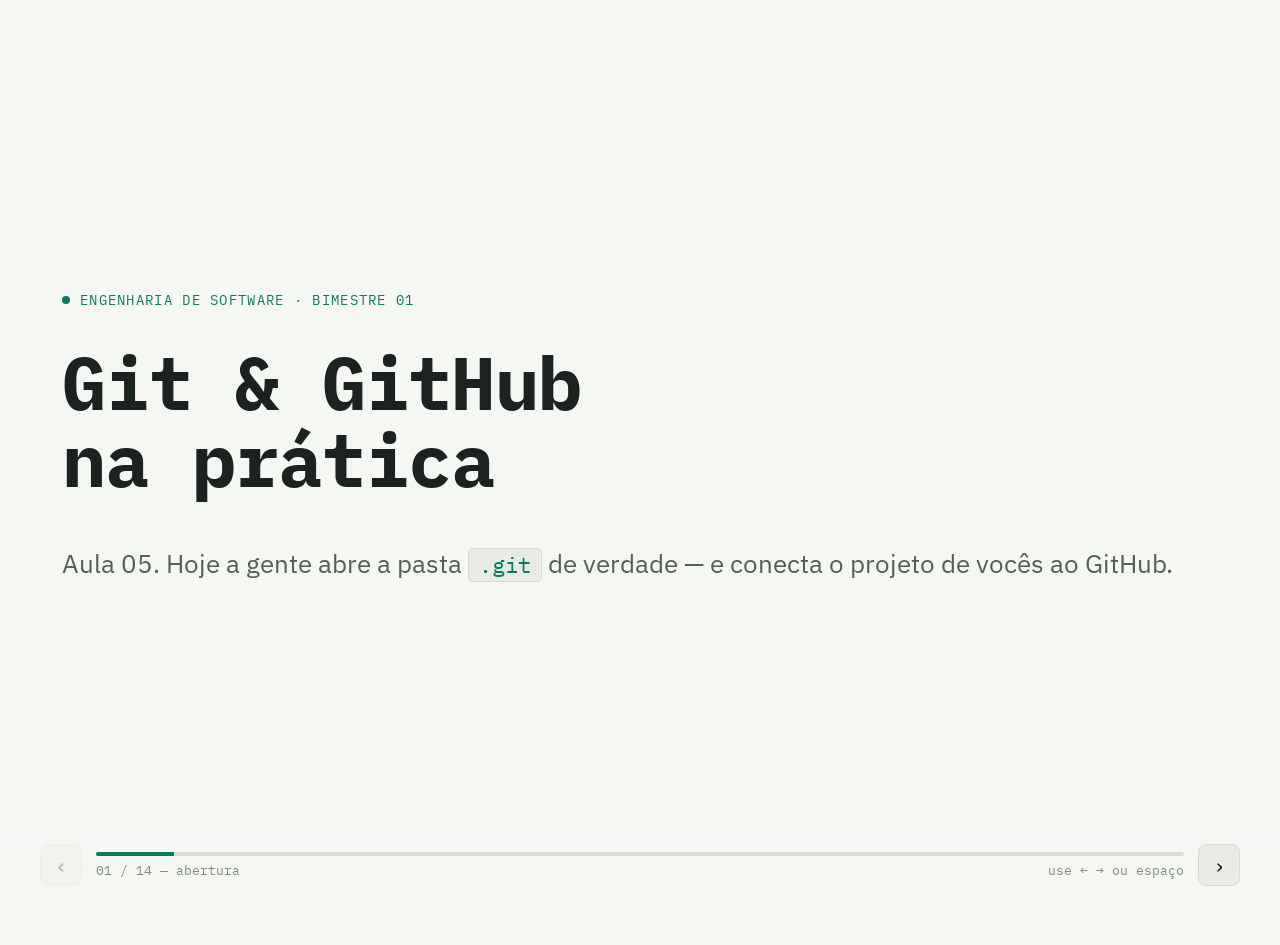
<file: aula-05-git-github/slide/index.html>
<!DOCTYPE html>
<html lang="pt-BR">
<head>
<meta charset="UTF-8">
<meta name="viewport" content="width=device-width, initial-scale=1">
<title>Aula 05 — Git e GitHub</title>
<link rel="icon" type="image/svg+xml" href="favicon.svg">
<link rel="stylesheet" href="css/style.css">
</head>
<body>

<div class="deck" id="deck">

  <section class="slide" data-eyebrow="abertura">
    <!-- imagem: img/capa.png — ver imagens-aula-05.md #1 -->
    <p class="eyebrow">Engenharia de Software · Bimestre 01</p>
    <h1>Git &amp; GitHub<br>na prática</h1>
    <p class="lede">Aula 05. Hoje a gente abre a pasta <code>.git</code> de
    verdade — e conecta o projeto de vocês ao GitHub.</p>
  </section>

  <section class="slide" data-eyebrow="revisão · aula 04">
    <h2>Revisão rápida</h2>
    <p class="lede">Um arquivo editado duas vezes no VS Code, dois
    commits, e um <code>reset --hard</code> pra reaquecer — o mesmo fluxo
    da aula passada, de novo com as mãos no teclado.</p>
    <div class="term">
      <div class="term-bar">
        <span class="term-dot r"></span><span class="term-dot y"></span><span class="term-dot g"></span>
        <span class="term-path">recap-aula-04/</span>
      </div>
      <div class="term-body">
        <div class="term-line comment"># cria o repositório .git nesta pasta</div>
        <div class="term-line"><span class="prompt">$</span> <span class="cmd">git init</span></div>
        <div class="term-line comment"># manda os arquivos pra área de preparação (staging)</div>
        <div class="term-line"><span class="prompt">$</span> <span class="cmd">git add .</span></div>
        <div class="term-line comment"># grava um snapshot permanente do que foi preparado</div>
        <div class="term-line"><span class="prompt">$</span> <span class="cmd">git commit -m "Cria anotacoes.txt..."</span></div>
        <div class="term-line"><span class="prompt">$</span> <span class="cmd">git add .</span></div>
        <div class="term-line"><span class="prompt">$</span> <span class="cmd">git commit -m "Adiciona segunda linha..."</span></div>
        <div class="term-line comment"># --oneline resume cada commit em uma linha só</div>
        <div class="term-line"><span class="prompt">$</span> <span class="cmd">git log --oneline</span></div>
        <div class="term-line comment"># desfaz o último commit, mesmo ele já tendo sido salvo</div>
        <div class="term-line"><span class="prompt">$</span> <span class="cmd">git reset --hard HEAD~1</span></div>
      </div>
    </div>
    <p class="payoff">Todo esse histórico, até agora, vive só nessa
    máquina. É esse ponto que a aula de hoje resolve.</p>
  </section>

  <section class="slide" data-eyebrow="passo 1 · preparar o terminal">
    <div class="step-title">
      <h2>cmd → wsl → Desktop</h2>
    </div>
    <div class="callout">
      <span class="mark">!</span>
      <p>O path da Área de Trabalho muda de PC pra PC — <code>whoami</code> no
      WSL não ajuda, porque o usuário do Linux não é o do Windows. Prefere ver
      visualmente? Abre o Explorador de Arquivos com <code>⊞ Win</code> +
      <code>E</code> e navega até a Área de Trabalho — o caminho aparece na
      barra de endereço lá em cima.</p>
    </div>
    <div class="term">
      <div class="term-bar">
        <span class="term-dot r"></span><span class="term-dot y"></span><span class="term-dot g"></span>
        <span class="term-path">cmd.exe</span>
      </div>
      <div class="term-body">
        <div class="term-line comment"># entra no ambiente Linux (WSL) a partir do cmd</div>
        <div class="term-line"><span class="prompt">C:\&gt;</span> <span class="cmd">wsl</span></div>
        <div class="term-line comment"># descobre o nome de usuario certo neste PC</div>
        <div class="term-line"><span class="prompt">$</span> <span class="cmd">ls /mnt/c/Users/</span></div>
        <div class="term-line comment"># entra na Área de Trabalho desse usuário</div>
        <div class="term-line"><span class="prompt">$</span> <span class="cmd">cd /mnt/c/Users/<span class="hl">NOME</span>/Desktop</span></div>
        <div class="term-line comment"># cria a pasta do projeto</div>
        <div class="term-line"><span class="prompt">$</span> <span class="cmd">mkdir es-aula-05</span></div>
        <div class="term-line comment"># entra na pasta recém-criada</div>
        <div class="term-line"><span class="prompt">$</span> <span class="cmd">cd es-aula-05</span></div>
      </div>
    </div>
  </section>

  <section class="slide" data-eyebrow="a pegadinha de hoje">
    <!-- imagem: img/magica-git.png — ver imagens-aula-05.md #2 -->
    <span class="kicker-badge">atenção</span>
    <h2>Vocês vão receber <span class="accent">só isto:</span></h2>
    <div class="term">
      <div class="term-bar">
        <span class="term-dot r"></span><span class="term-dot y"></span><span class="term-dot g"></span>
        <span class="term-path">es-aula-05/</span>
      </div>
      <div class="term-body">
        <div class="term-line comment"># -a mostra também os arquivos ocultos (que começam com .)</div>
        <div class="term-line"><span class="prompt">$</span> <span class="cmd">ls -la</span></div>
        <div class="term-line out">.git</div>
      </div>
    </div>
    <p class="lede">Nenhum <code>index.html</code>. Nenhum <code>css/</code>. Só a pasta oculta.
    O projeto inteiro vai "aparecer" a partir dela.</p>
    <p class="payoff">Não vê a pasta <code>.git</code> no VS Code? A causa (e o
    ajuste) tão no fim da aula, no troubleshooting.</p>
  </section>

  <section class="slide" data-eyebrow="passo 2 · a mágica">
    <h2>Some. <span class="accent">E volta.</span></h2>
    <div class="term">
      <div class="term-bar">
        <span class="term-dot r"></span><span class="term-dot y"></span><span class="term-dot g"></span>
        <span class="term-path">es-aula-05/</span>
      </div>
      <div class="term-body">
        <div class="term-line comment"># mostra o que mudou em relação ao último commit</div>
        <div class="term-line"><span class="prompt">$</span> <span class="cmd">git status</span></div>
        <div class="term-line out">deleted:    index.html</div>
        <div class="term-line out">deleted:    css/style.css</div>
        <div class="term-line comment"># traz de volta os arquivos apagados, usando o que já foi commitado</div>
        <div class="term-line"><span class="prompt">$</span> <span class="cmd">git restore .</span></div>
        <div class="term-line"><span class="prompt">$</span> <span class="cmd">ls -la</span></div>
        <div class="term-line out hl">css  index.html  sobre</div>
      </div>
    </div>
    <p class="lede">"Deletados"? Vocês nunca chegaram a ter esses arquivos —
    e um único comando trouxe tudo de volta.</p>
    <p class="payoff">Só o que foi commitado mora dentro do <code>.git</code>
    — o que está no <code>.gitignore</code> nunca chega a existir ali, e por
    isso nunca volta.</p>
  </section>

  <section class="slide" data-eyebrow="por dentro do .git">
    <!-- imagem: img/internals-git.png — ver imagens-aula-05.md #3 -->
    <h2><code>HEAD</code> e a branch: <span class="accent">ponteiro pra ponteiro</span></h2>
    <div class="term">
      <div class="term-bar">
        <span class="term-dot r"></span><span class="term-dot y"></span><span class="term-dot g"></span>
        <span class="term-path">es-aula-05/</span>
      </div>
      <div class="term-body">
        <div class="term-line comment"># mostra pra qual branch o HEAD está apontando agora</div>
        <div class="term-line"><span class="prompt">$</span> <span class="cmd">cat .git/HEAD</span></div>
        <div class="term-line out hl">ref: refs/heads/main</div>
        <div class="term-line comment"># mostra o hash do commit que a branch main aponta</div>
        <div class="term-line"><span class="prompt">$</span> <span class="cmd">cat .git/refs/heads/main</span></div>
        <div class="term-line out hl">1878ee023677560b204d2427f3a3c900c1c0986b</div>
      </div>
    </div>
    <p class="lede"><code>HEAD</code> não guarda um commit direto — aponta
    pra <strong>outro arquivo</strong> (a branch), que aponta pro commit.</p>
    <p class="payoff">Mesmo hash do topo do <code>git log</code>. Uma branch
    é só um arquivo de texto com um hash dentro.</p>
  </section>

  <section class="slide" data-eyebrow="por dentro do .git">
    <h2><code>config</code> — antes do GitHub</h2>
    <div class="term">
      <div class="term-bar">
        <span class="term-dot r"></span><span class="term-dot y"></span><span class="term-dot g"></span>
        <span class="term-path">es-aula-05/</span>
      </div>
      <div class="term-body">
        <div class="term-line comment"># mostra as configurações locais deste repositório</div>
        <div class="term-line"><span class="prompt">$</span> <span class="cmd">cat .git/config</span></div>
        <div class="term-line out">[core]</div>
        <div class="term-line out">    repositoryformatversion = 0</div>
        <div class="term-line out">    filemode = true</div>
        <div class="term-line out">    bare = false</div>
      </div>
    </div>
    <p class="lede">Guarda esse arquivo na cabeça — ele ganha uma seção nova
    daqui a pouco.</p>
  </section>

  <section class="slide" data-eyebrow="repositório · remote">
    <!-- imagem: img/remote-github.png — ver imagens-aula-05.md #4 -->
    <h2>Repositório: <span class="accent">o lugar</span>, não o conteúdo</h2>
    <p class="body-text"><strong>Repositório</strong>, no sentido amplo da
    palavra, é só isso: um lugar onde algo fica guardado, armazenado — nem
    todo repositório é de código. Um repositório de arquivos, de dados, de
    peças — a palavra não é exclusiva do Git.</p>
    <p class="body-text">No universo do Git, o que se guarda dentro desse
    lugar é justamente o <code>.git</code> — o histórico completo de
    versões de um projeto (<code>objects</code>, <code>refs</code>,
    <code>HEAD</code>). Até aqui, o "lugar" onde esse <code>.git</code>
    está guardado é uma única pasta, numa única máquina.</p>
    <div class="two-col">
      <div class="tree">
        <span class="dim"># repositório local</span><br>
        o lugar: seu HD.<br>
        o que ele guarda: o <code>.git</code>.
      </div>
      <div class="tree">
        <span class="dim"># repositório no GitHub</span><br>
        o lugar: um servidor na internet.<br>
        o que ele guarda: o mesmo <code>.git</code>.
      </div>
    </div>
    <p class="payoff">GitHub é um serviço de hospedagem — ele oferece o
    "lugar" na internet. O que fica guardado ali dentro é exatamente o
    <code>.git</code>, por isso <code>clone</code>, <code>push</code> e
    <code>pull</code> conseguem trafegar esse conteúdo entre sua máquina e
    o GitHub, do mesmo jeito que trafegariam entre duas máquinas quaisquer.</p>
  </section>

  <section class="slide" data-eyebrow="remote · criando o repo">
    <h2>Criando o repositório no GitHub</h2>
    <ul class="points">
      <li>Em <code>github.com</code>, clica no <code>+</code> (canto superior direito) → <code>New repository</code></li>
      <li>Dá um nome e escolhe <code>Public</code> ou <code>Private</code></li>
      <li>Não marca <code>Add a README</code> — o repo tem que nascer vazio</li>
      <li>Confirma em <code>Create repository</code></li>
    </ul>
    <p class="body-text">Na página do repo recém-criado: botão verde
    <code>Code</code> → aba <code>SSH</code> → copia a URL. É o que entra no
    próximo comando.</p>
  </section>

  <section class="slide" data-eyebrow="autenticação">
    <!-- imagem: img/chave-ssh.png — ver imagens-aula-05.md #5 -->
    <h2>Chave SSH: <span class="accent">gerando e cadastrando</span></h2>
    <p class="body-text">A pública é o cadeado que vocês entregam pro
    GitHub guardar. A privada é a única chave que abre — e fica só com
    vocês, nunca sai da máquina.</p>
    <div class="term">
      <div class="term-bar">
        <span class="term-dot r"></span><span class="term-dot y"></span><span class="term-dot g"></span>
        <span class="term-path">~</span>
      </div>
      <div class="term-body">
        <div class="term-line comment"># gera o par de chaves SSH (pública e privada)</div>
        <div class="term-line"><span class="prompt">$</span> <span class="cmd">ssh-keygen -t ed25519 -C "voce@email.com"</span></div>
        <div class="term-line comment"># mostra a chave pública, pra copiar</div>
        <div class="term-line"><span class="prompt">$</span> <span class="cmd">cat ~/.ssh/id_ed25519.pub</span></div>
        <div class="term-line comment"># testa se o GitHub reconhece a chave</div>
        <div class="term-line"><span class="prompt">$</span> <span class="cmd">ssh -T git@github.com</span></div>
        <div class="term-line out hl">Hi usuario! You've successfully authenticated...</div>
      </div>
    </div>
    <ul class="points">
      <li>Clica na sua <strong>foto de perfil</strong> (canto superior direito) → <code>Settings</code></li>
      <li>No menu lateral, entra em <code>SSH and GPG keys</code></li>
      <li>Botão verde <code>New SSH key</code></li>
      <li>Em <code>Title</code>, dá um nome pra identificar essa máquina (ex: "meu notebook")</li>
      <li>Em <code>Key</code>, cola o conteúdo copiado do <code>id_ed25519.pub</code></li>
      <li>Confirma em <code>Add SSH key</code></li>
    </ul>
    <p class="lede">Vendo essa mensagem, a autenticação já está pronta —
    o próximo <code>git push</code> não vai pedir senha nenhuma.</p>
  </section>

  <section class="slide" data-eyebrow="remote · na prática">
    <h2>Cadastrando o remote</h2>
    <div class="term">
      <div class="term-bar">
        <span class="term-dot r"></span><span class="term-dot y"></span><span class="term-dot g"></span>
        <span class="term-path">es-aula-05/</span>
      </div>
      <div class="term-body">
        <div class="term-line comment"># cadastra o endereço remoto com o apelido "origin"</div>
        <div class="term-line"><span class="prompt">$</span> <span class="cmd">git remote add origin git@github.com:usuario/repo.git</span></div>
        <div class="term-line comment"># confirma que o endereço foi salvo no config</div>
        <div class="term-line"><span class="prompt">$</span> <span class="cmd">cat .git/config</span></div>
        <div class="term-line out">[core] ...</div>
        <div class="term-line out hl">[remote "origin"]</div>
        <div class="term-line out hl">    url = git@github.com:usuario/repo.git</div>
      </div>
    </div>
    <p class="payoff"><code>git remote add</code> não fez mágica de rede —
    só escreveu duas linhas num arquivo texto.</p>
  </section>

  <section class="slide" data-eyebrow="remote · sincronizando">
    <h2><code>clone</code>, <code>push</code> e <code>pull</code></h2>
    <div class="two-col" style="grid-template-columns: 1fr 1fr 1fr;">
      <div class="tree">
        <span class="dim"># baixar (1ª vez)</span><br>
        git clone &lt;url&gt;
      </div>
      <div class="tree">
        <span class="dim"># enviar</span><br>
        git push -u origin main
      </div>
      <div class="tree">
        <span class="dim"># receber</span><br>
        git pull
      </div>
    </div>
    <p class="body-text"><code>git clone</code> é o comando de "primeira
    vez": baixa o repositório inteiro do GitHub (todo o <code>.git</code>) e
    já cria a pasta local, sem precisar de <code>git init</code> nem
    <code>git remote add</code> na mão.</p>
    <p class="body-text">Decompondo <code>git push -u origin main</code>:
    <code>origin</code> é o <strong>remote</strong> (pra onde vai),
    <code>main</code> é o <strong>branch</strong> (o que vai), e
    <code>-u</code> marca os dois como o padrão — só precisa na primeira vez.
    Depois disso, <code>git push</code> e <code>git pull</code> sozinhos já
    sabem pra onde ir.</p>
    <p class="payoff"><code>clone</code> é usado uma vez, quando o
    repositório local ainda não existe. <code>push</code> e <code>pull</code>
    são o dia a dia depois disso: flexão pra empurrar o que é seu pra fora,
    barra pra puxar o que tá lá fora pra perto de você.</p>
  </section>

  <section class="slide" data-eyebrow="troubleshooting">
    <span class="kicker-badge">troubleshooting</span>
    <h2>Cadê o <code>.git</code> no VS Code?</h2>
    <ul class="points">
      <li><code>Ctrl</code> + <code>,</code> abre as Settings</li>
      <li>Buscar <code>files.exclude</code></li>
      <li>Desmarcar a entrada <code>**/.git</code></li>
    </ul>
    <div class="tree">{<br>&nbsp;&nbsp;"files.exclude": {<br>&nbsp;&nbsp;&nbsp;&nbsp;<span class="dim">"**/.git"</span>: false<br>&nbsp;&nbsp;}<br>}</div>
  </section>

  <section class="slide" data-eyebrow="fim da aula 05">
    <h2>SO, terminal, WSL, Git, GitHub.</h2>
    <p class="lede">A base da primeira parte do ano está fechada. A seguir:
    organizar o que se constrói — Python e orientação a objetos.</p>
  </section>

</div>

<nav class="hud">
  <button id="prevBtn" aria-label="Slide anterior">‹</button>
  <div class="hud-mid">
    <div class="progress"><div class="progress-fill" id="progressFill"></div></div>
    <div class="hud-meta">
      <span><span id="counterCurrent">01</span> / <span id="counterTotal">16</span> — <span id="eyebrowLabel">abertura</span></span>
      <span class="hint">use ← → ou espaço</span>
    </div>
  </div>
  <button id="nextBtn" aria-label="Próximo slide">›</button>
</nav>
<script src="js/slide.js"></script>
</body>
</html>
</file>
<file: aula-05-git-github/slide/css/style.css>
@import url('https://fonts.googleapis.com/css2?family=IBM+Plex+Mono:wght@400;500;600;700&family=IBM+Plex+Sans:wght@400;500;600;700&display=swap');

  :root{
    /* light theme, deliberately — projetor de sala de aula com luz acesa */
    --bg: #f5f7f3;
    --bg-raised: #e7ebe4;
    --bg-chrome: #12211c;
    --bg-chrome-2: #0d1a16;
    --ink: #1b231e;
    --muted: #545f57;
    --muted-2: #808c83;
    --accent: #935a00;
    --accent-ink: #fff6e8;
    --accent-2: #0d7a5f;
    --warn: #a8390f;
    --warn-bg: #fbeee6;
    --rule: #d7ddd2;
    --shadow: rgba(30,40,32,.14);
    --term-ink: #e9efe9;
    --term-muted: #9cb0a5;
    --term-muted-2: #6c8079;
    --term-accent: #ffb454;
    --term-accent-2: #7dd3b0;
    --font-body: 'IBM Plex Sans', system-ui, sans-serif;
    --font-mono: 'IBM Plex Mono', ui-monospace, 'SF Mono', Menlo, monospace;
  }

  *{ box-sizing:border-box; }

  body{
    background: var(--bg);
    color: var(--ink);
    font-family: var(--font-body);
    margin:0;
    min-height:100vh;
    position:relative;
    overflow-x:hidden;
  }

  .deck{
    position:relative;
    z-index:1;
    max-width: 1220px;
    margin: 0 auto;
    padding: clamp(20px, 4vw, 56px) 32px 110px;
  }

  .slide{
    min-height: calc(100vh - 116px);
    display:flex;
    flex-direction:column;
    justify-content:center;
    gap: 20px;
    animation: rise .35s ease both;
  }
  .slide[hidden]{ display:none; }

  @keyframes rise{
    from{ opacity:0; transform: translateY(6px); }
    to{ opacity:1; transform: translateY(0); }
  }
  @media (prefers-reduced-motion: reduce){
    .slide{ animation: none; }
  }

  .eyebrow{
    font-family: var(--font-mono);
    font-size: 0.9rem;
    letter-spacing: 0.09em;
    text-transform: uppercase;
    color: var(--accent-2);
    display:flex;
    align-items:center;
    gap: 10px;
  }
  .eyebrow::before{
    content:"";
    width: 8px; height:8px;
    background: var(--accent-2);
    border-radius: 50%;
  }

  h1{
    font-family: var(--font-mono);
    font-weight: 700;
    font-size: clamp(2.6rem, 6.8vw, 4.6rem);
    line-height: 1.05;
    letter-spacing: -0.01em;
    margin: 0;
    text-wrap: balance;
  }

  h2{
    font-family: var(--font-mono);
    font-weight: 600;
    font-size: clamp(2rem, 4.6vw, 3.1rem);
    line-height: 1.15;
    margin: 0;
    text-wrap: balance;
  }

  h2 .accent{ color: var(--accent); }

  .lede{
    font-size: clamp(1.3rem, 2.3vw, 1.6rem);
    line-height: 1.6;
    color: var(--muted);
    max-width: 72ch;
  }

  .lede strong{ color: var(--ink); font-weight: 600; }

  p.body-text{
    font-size: 1.4rem;
    line-height: 1.65;
    color: var(--ink);
    max-width: 76ch;
  }
  p.body-text.muted{ color: var(--muted); }

  ul.points{
    list-style: none;
    margin: 0; padding: 0;
    display:flex; flex-direction:column; gap: 14px;
    max-width: 76ch;
  }
  ul.points li{
    position: relative;
    padding-left: 30px;
    font-size: 1.4rem;
    line-height: 1.55;
  }
  ul.points li::before{
    content:"→";
    position: absolute;
    left: 0;
    color: var(--accent-2);
    font-family: var(--font-mono);
  }

  code, .inline-code{
    font-family: var(--font-mono);
    background: var(--bg-raised);
    border: 1px solid var(--rule);
    border-radius: 5px;
    padding: 0.1em 0.45em;
    font-size: 0.85em;
    color: var(--accent-2);
    white-space: nowrap;
  }

  /* terminal chrome — fica escuro de propósito, uma "ilha" sobre a
     página clara, pra manter a personalidade de terminal sem sacrificar
     a leitura na sala de aula com luz acesa */
  .term{
    background: var(--bg-chrome);
    border: 1px solid #0a1613;
    border-radius: 10px;
    overflow: hidden;
    box-shadow: 0 14px 34px var(--shadow);
    width: 100%;
    max-width: 80ch;
  }
  .term-bar{
    display:flex; align-items:center; gap:8px;
    padding: 11px 16px;
    background: linear-gradient(180deg, #16241e, var(--bg-chrome-2));
    border-bottom: 1px solid #0a1613;
  }
  .term-dot{ width:11px; height:11px; border-radius:50%; }
  .term-dot.r{ background:#ff6b5e; }
  .term-dot.y{ background:#ffbd4c; }
  .term-dot.g{ background:#61c554; }
  .term-path{
    margin-left: 10px;
    font-family: var(--font-mono);
    font-size: 0.85rem;
    color: var(--term-muted-2);
  }
  .term-body{
    padding: 20px 22px 24px;
    font-family: var(--font-mono);
    font-size: 1.2rem;
    line-height: 1.8;
    overflow-x: auto;
    color: var(--term-ink);
  }
  .term-body .prompt{ color: var(--term-accent-2); }
  .term-body .cmd{ color: var(--term-ink); }
  .term-body .out{ color: var(--term-muted); }
  .term-body .hl{ color: var(--term-accent); }
  .term-body .comment{ color: var(--term-muted-2); }
  .term-line{ white-space: pre; }

  .callout{
    display:flex; gap: 12px;
    border: 1px solid #eeccb8;
    background: var(--warn-bg);
    border-left: 4px solid var(--warn);
    border-radius: 8px;
    padding: 16px 18px;
    max-width: 74ch;
  }
  .callout .mark{
    font-family: var(--font-mono);
    color: var(--warn);
    font-weight:700;
  }
  .callout p{ margin:0; color: var(--ink); font-size: 1.3rem; line-height:1.55; }

  .payoff{
    font-family: var(--font-mono);
    font-size: clamp(1.2rem, 2.3vw, 1.45rem);
    color: var(--accent);
    border-top: 1px dashed var(--rule);
    padding-top: 16px;
    max-width: 72ch;
  }

  .two-col{
    display:grid;
    grid-template-columns: 1fr 1fr;
    gap: 22px;
    max-width: 88ch;
  }
  @media (max-width: 640px){
    .two-col{ grid-template-columns: 1fr; }
  }

  .tree{
    font-family: var(--font-mono);
    font-size: 1.2rem;
    line-height: 1.7;
    color: var(--ink);
    background: var(--bg-raised);
    border: 1px solid var(--rule);
    border-radius: 8px;
    padding: 16px 18px;
    max-width: 48ch;
  }
  .tree .dim{ color: var(--muted-2); }

  .step-title{
    display:flex; align-items:baseline; gap:14px;
  }
  .step-num{
    font-family: var(--font-mono);
    font-size: 0.9rem;
    color: var(--muted-2);
  }

  .kicker-badge{
    align-self:flex-start;
    font-family: var(--font-mono);
    font-size: 0.85rem;
    letter-spacing: 0.06em;
    color: var(--accent-ink);
    background: var(--accent);
    padding: 6px 12px;
    border-radius: 999px;
    font-weight: 600;
  }

  /* HUD / navigation */
  .hud{
    position: fixed;
    left: 0; right: 0; bottom: 0;
    z-index: 5;
    display:flex; align-items:center; gap: 14px;
    padding: 14px clamp(16px, 4vw, 40px);
    background: linear-gradient(180deg, transparent, var(--bg) 45%);
  }
  .hud button{
    font-family: var(--font-mono);
    font-size: 1.3rem;
    width: 42px; height: 42px;
    border-radius: 8px;
    border: 1px solid var(--rule);
    background: var(--bg-raised);
    color: var(--ink);
    cursor: pointer;
    flex: none;
    display:flex; align-items:center; justify-content:center;
  }
  .hud button:hover{ border-color: var(--accent-2); color: var(--accent-2); }
  .hud button:focus-visible{ outline: 2px solid var(--accent-2); outline-offset: 2px; }
  .hud button:disabled{ opacity: .3; cursor:default; }
  .hud button:disabled:hover{ border-color: var(--rule); color: var(--ink); }

  .hud-mid{ flex:1; display:flex; flex-direction:column; gap:6px; }
  .progress{
    height: 4px;
    background: var(--rule);
    border-radius: 2px;
    overflow:hidden;
  }
  .progress-fill{
    height:100%;
    background: var(--accent-2);
    width: 6.25%;
    transition: width .3s ease;
  }
  .hud-meta{
    display:flex; justify-content:space-between;
    font-family: var(--font-mono);
    font-size: 0.82rem;
    color: var(--muted-2);
  }

  .hint{
    font-family: var(--font-mono);
    font-size: 0.8rem;
    color: var(--muted-2);
    display:none;
  }
  @media (min-width: 720px){ .hint{ display:inline; } }

  /* exportação em PDF — um slide por página, 16:9 */
  @media print{
    @page{ size: 13.333in 7.5in; margin: 0; }

    html, body{ background: var(--bg); }

    .hud{ display:none; }

    .deck{
      max-width:none;
      margin:0;
      padding:0;
    }

    .slide{
      display:flex !important;
      width: 13.333in;
      height: auto;
      min-height: 7.5in;
      box-sizing: border-box;
      padding: 0.3in 0.9in;
      gap: 8px;
      margin:0;
      animation: none;
      opacity:1;
      transform:none;
      page-break-after: always;
      break-after: page;
      page-break-inside: avoid;
    }
    .slide:last-child{ page-break-after: auto; break-after: auto; }

    /* conteúdo denso (blocos de terminal) fica mais compacto na impressão,
       pra caber numa página 16:9 mesmo com os comentários adicionados */
    .term-body{
      font-size: 0.82rem;
      line-height: 1.35;
      padding: 10px 14px 12px;
    }
    .term-body .comment{
      font-size: 0.88em;
      font-style: italic;
    }
    ul.points li{
      font-size: 1rem;
      line-height: 1.3;
    }
    ul.points{ gap: 6px; }
    .lede, p.body-text{ font-size: 1.05rem; line-height: 1.4; }
  }
</file>
